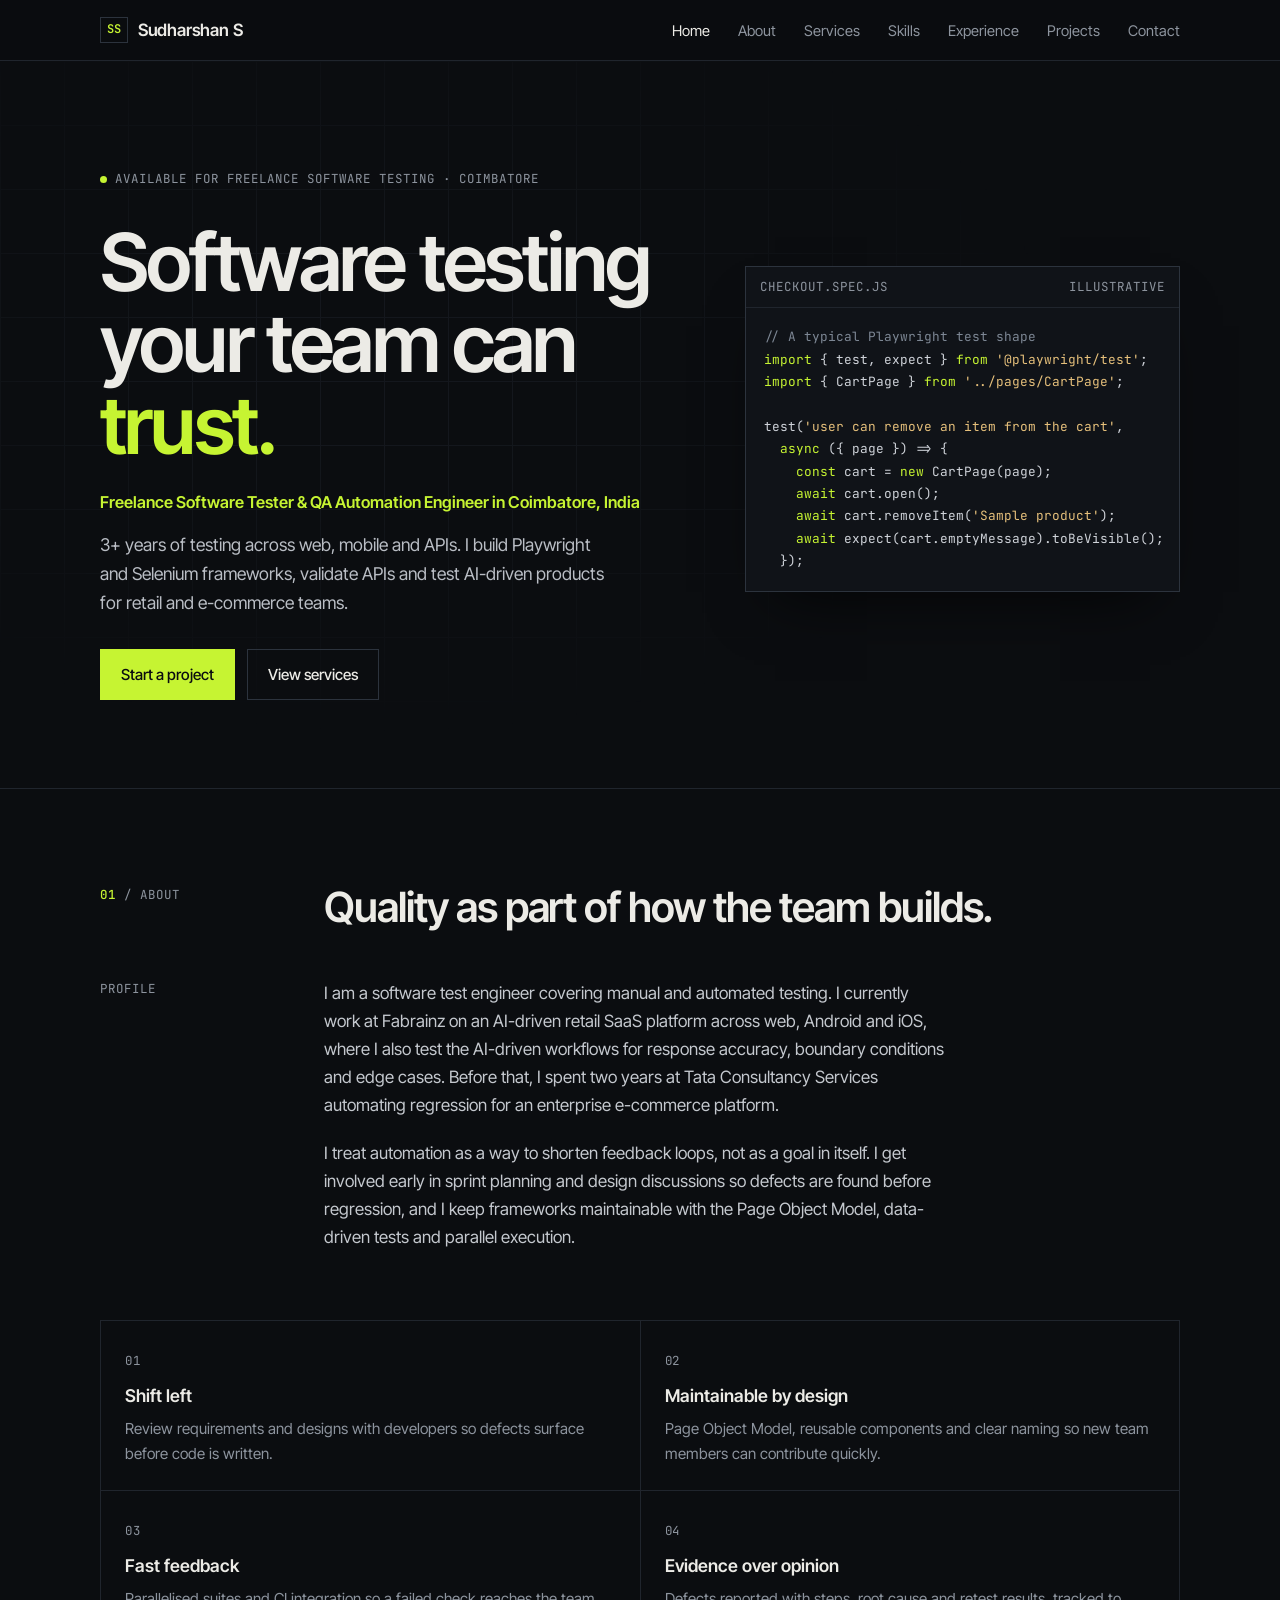
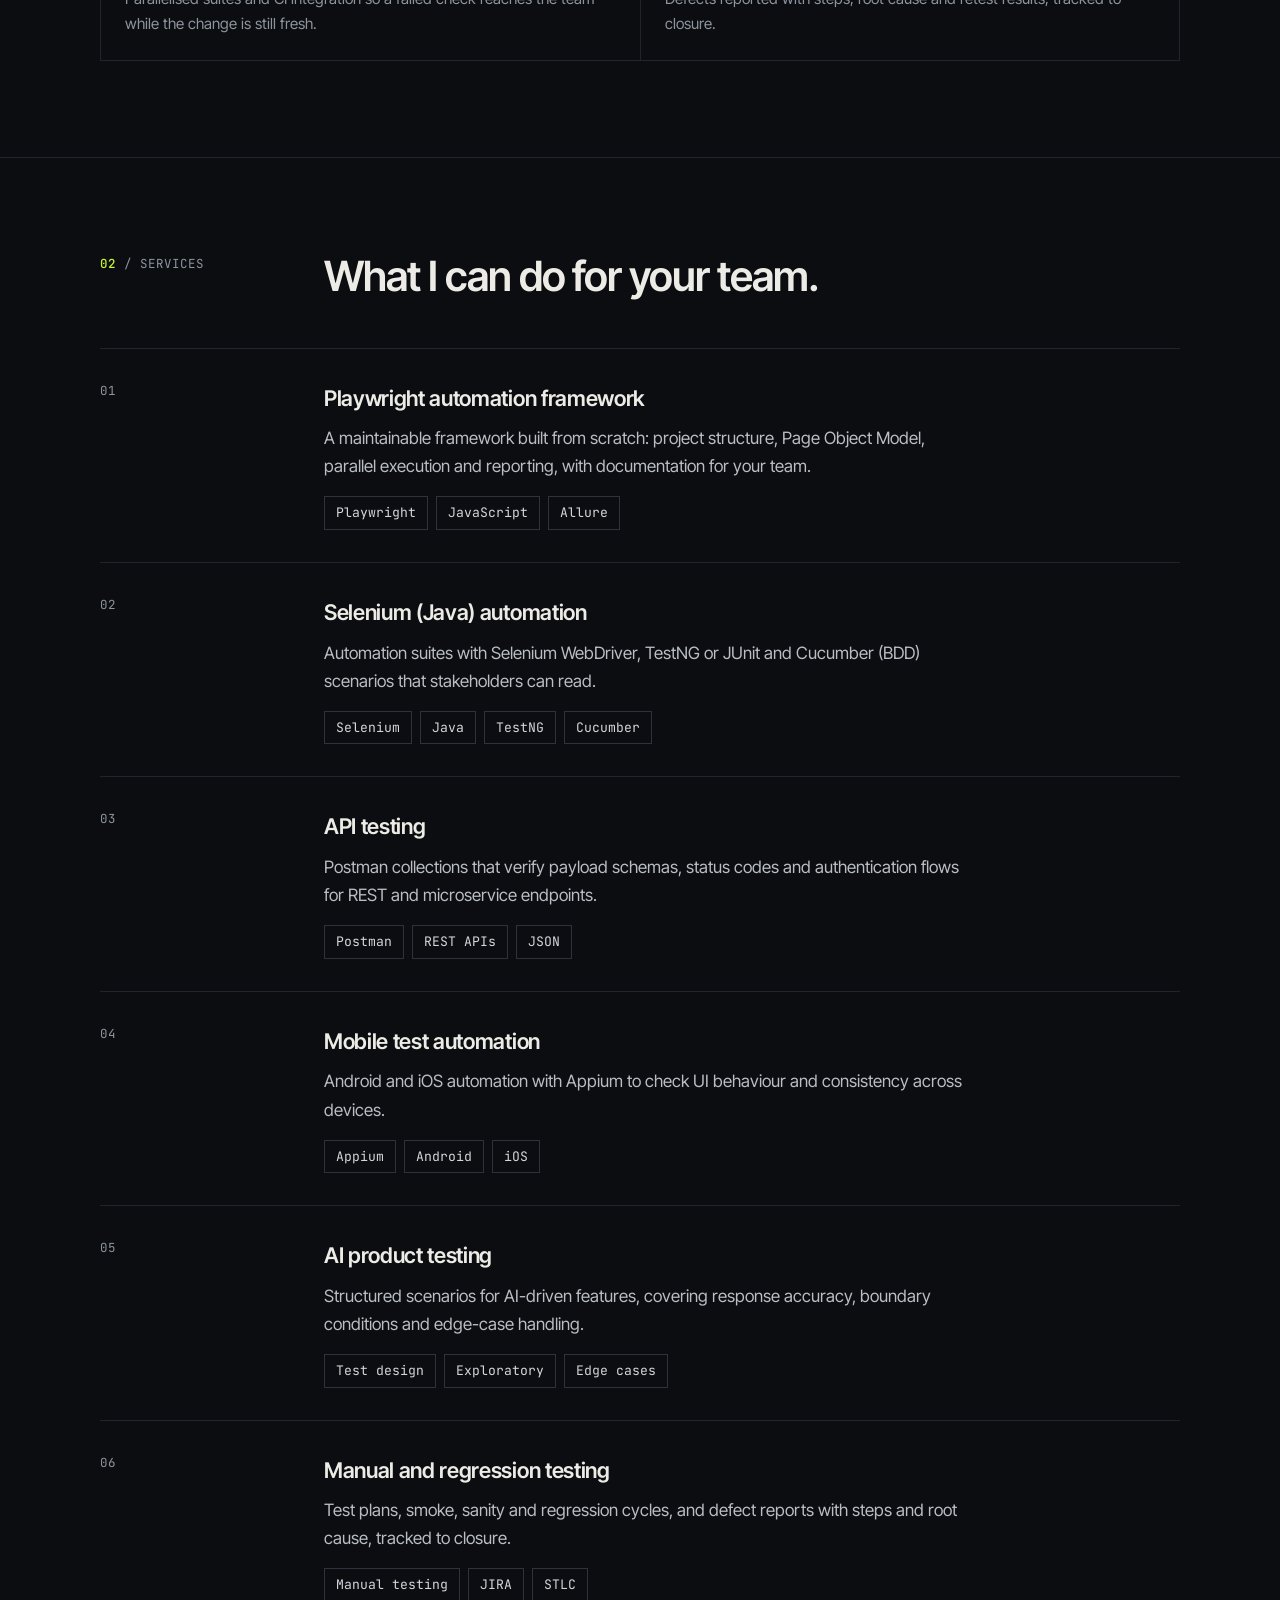
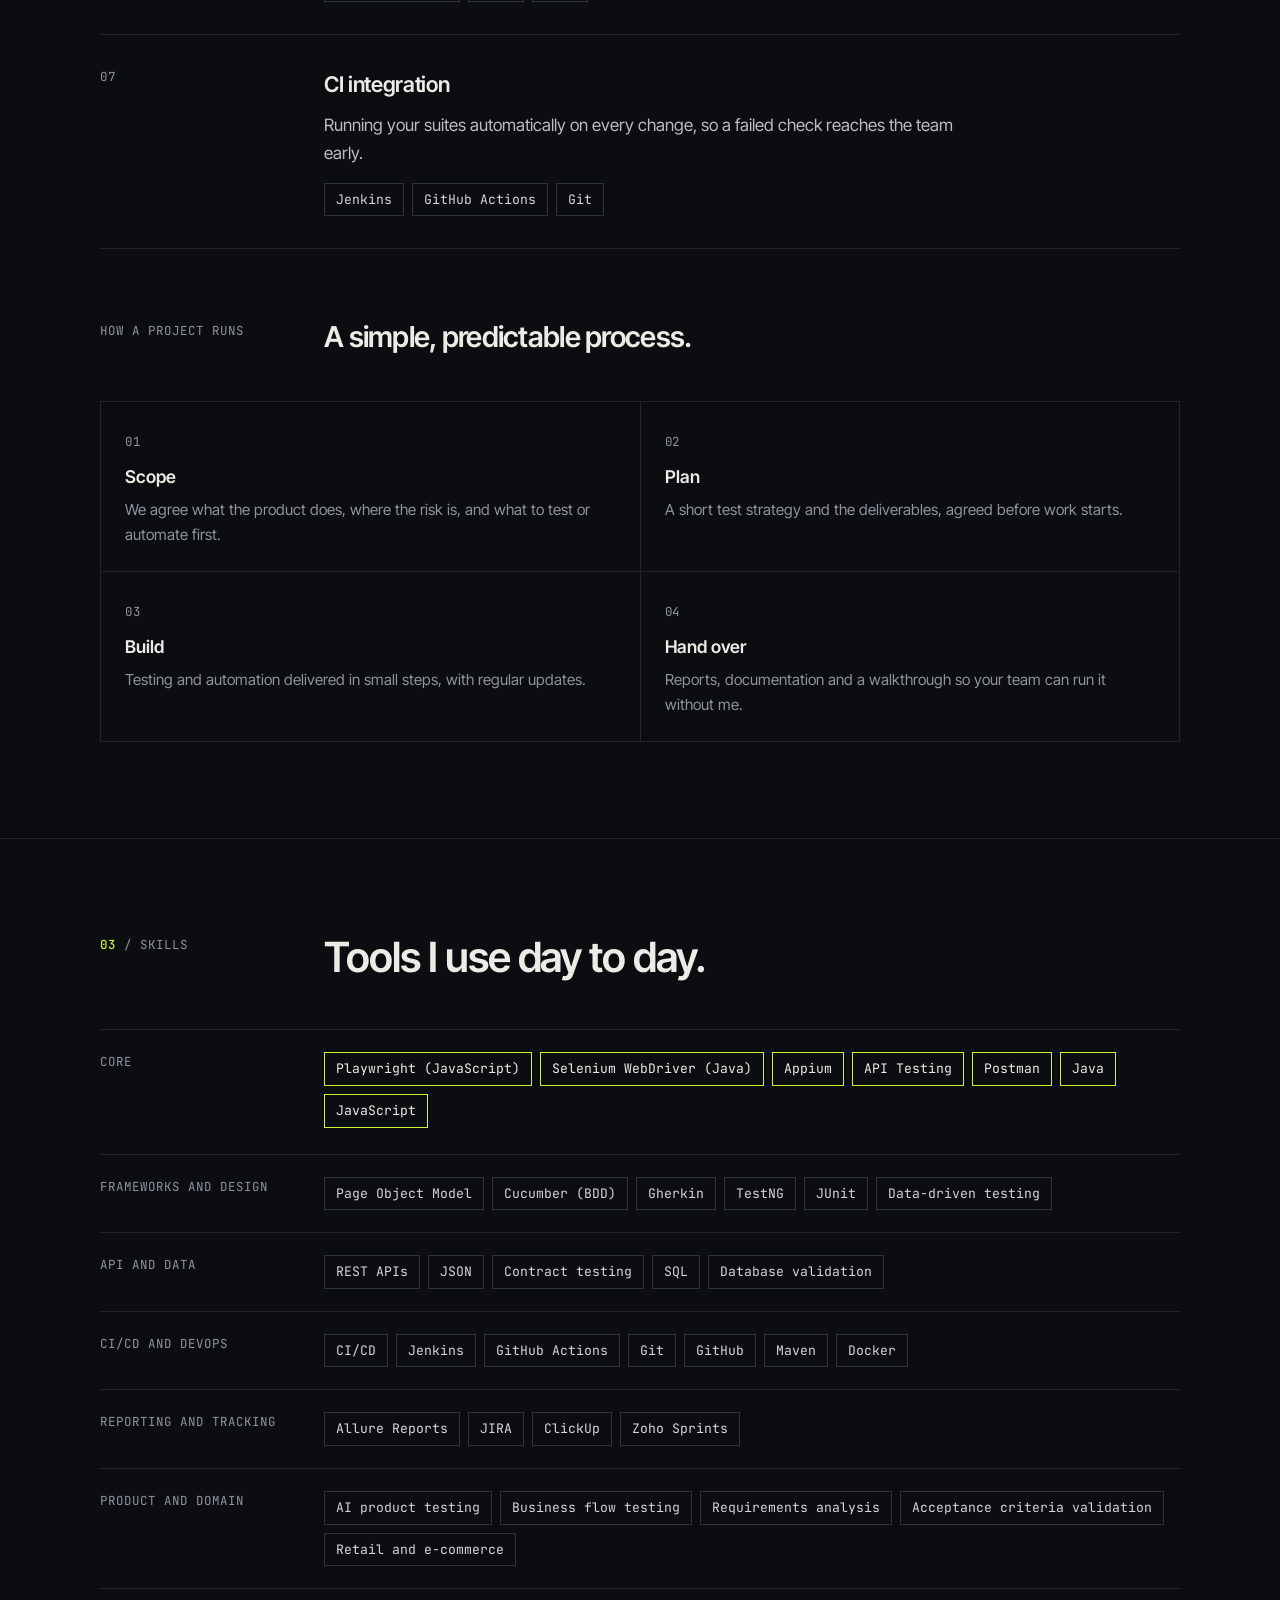
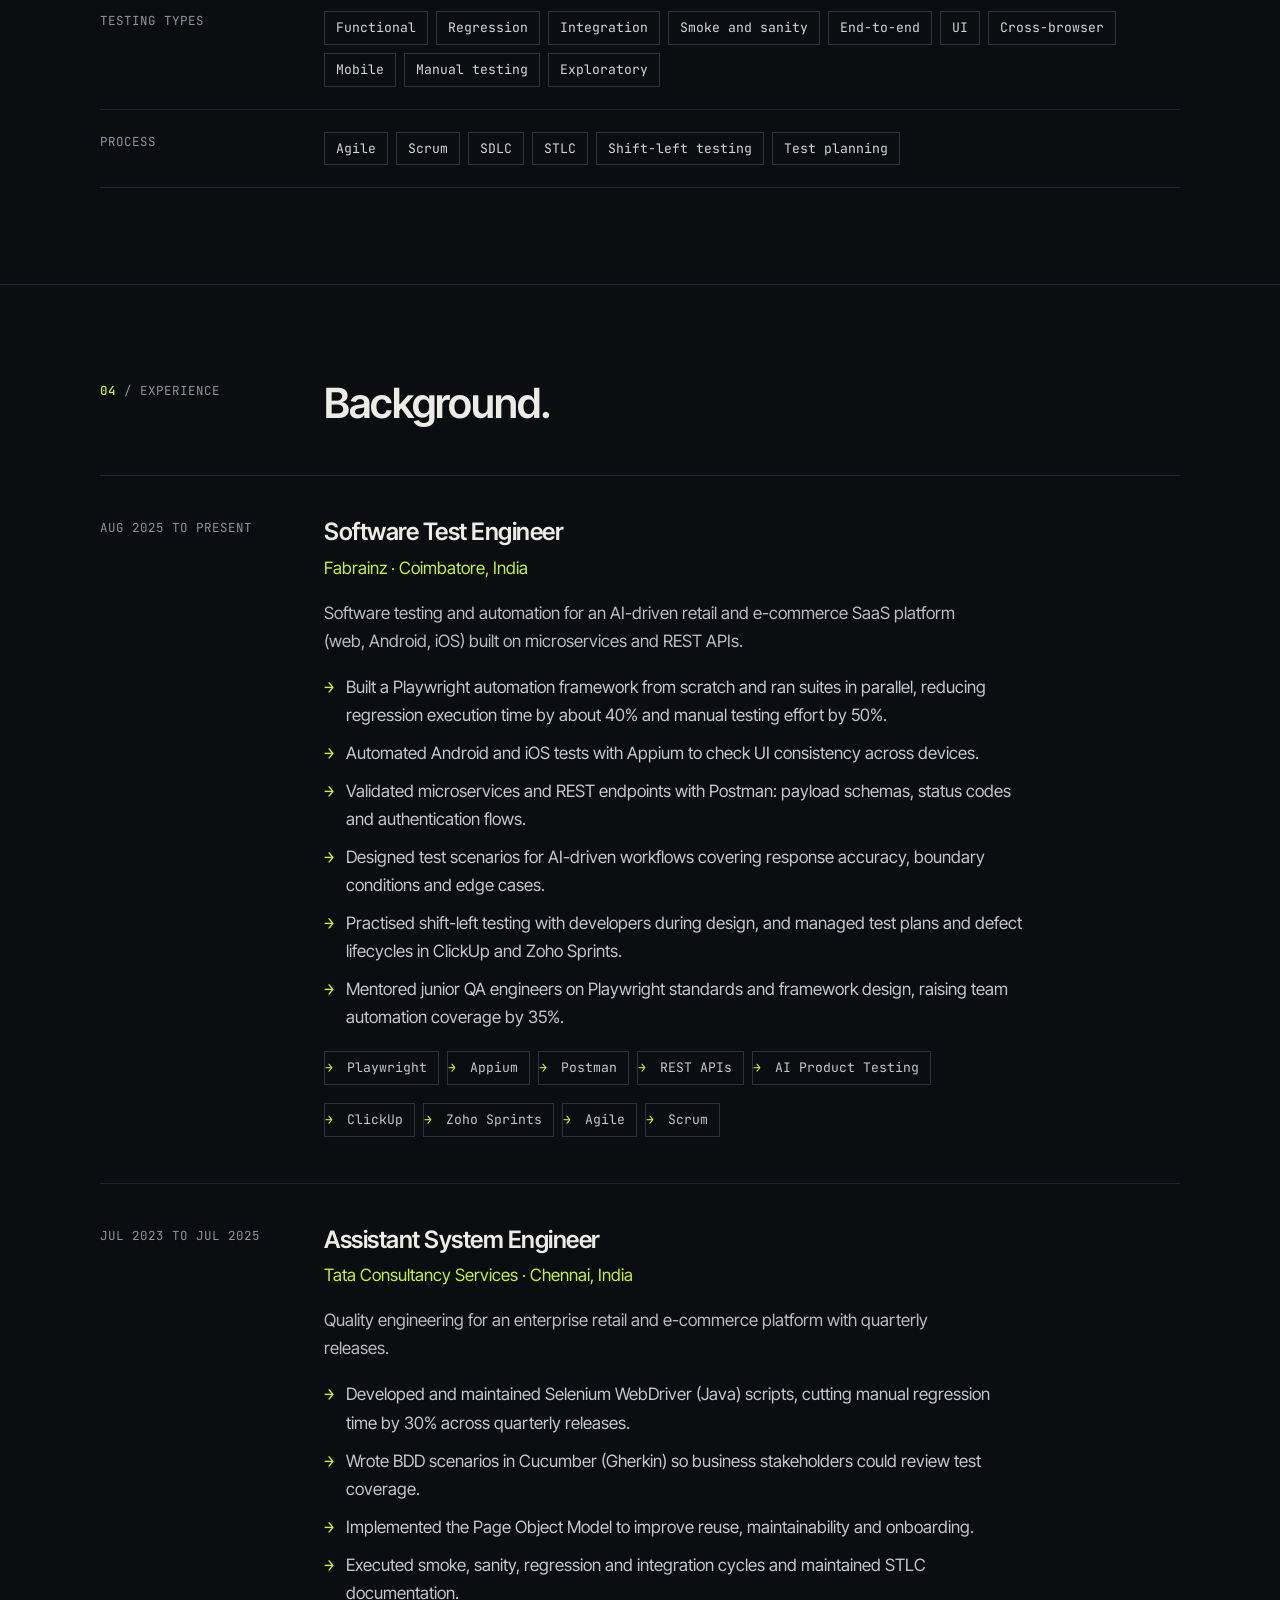
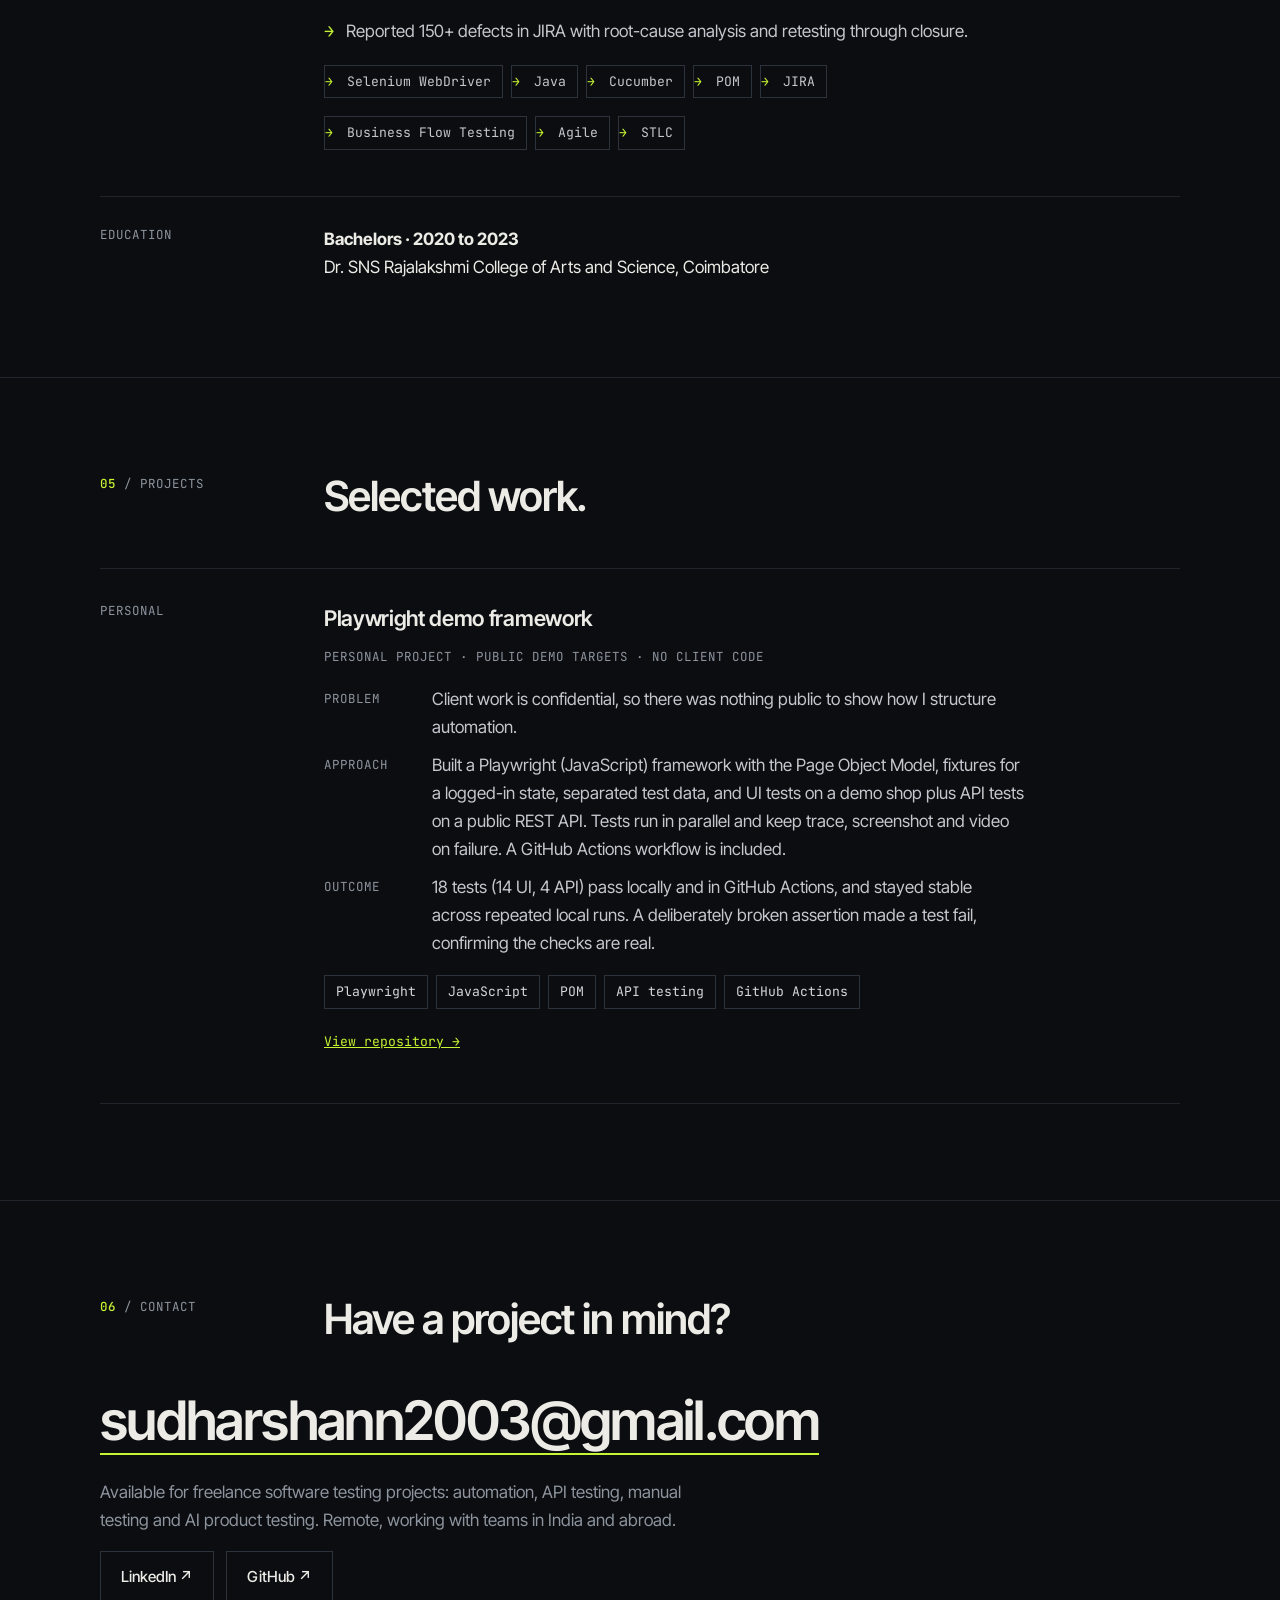
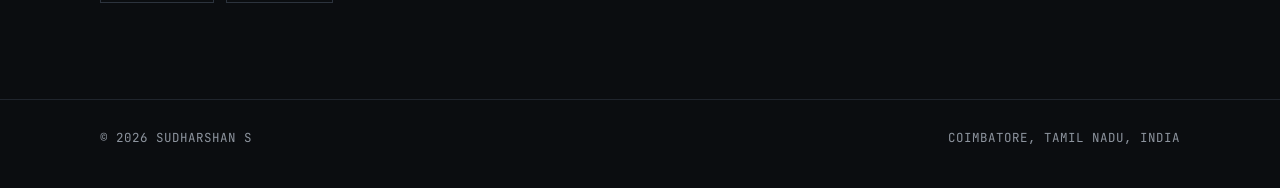
<file: index.html>
<!doctype html>
<html lang="en">
<head>
<meta charset="utf-8">
<meta name="viewport" content="width=device-width, initial-scale=1">
<title>Sudharshan S | Software Testing &amp; QA Automation (Freelance)</title>
<meta name="description" content="Freelance software tester and QA automation engineer in Coimbatore, India. Playwright, Selenium, Appium, API and AI product testing for web and mobile teams.">
<meta name="author" content="Sudharshan S">
<meta name="robots" content="index, follow, max-image-preview:large">
<meta name="theme-color" content="#0b0d10">
<meta property="og:type" content="website">
<meta property="og:site_name" content="Sudharshan S">
<meta property="og:locale" content="en_IN">
<meta property="og:title" content="Sudharshan S | Software Testing &amp; QA Automation (Freelance)">
<meta property="og:description" content="Freelance software tester and QA automation engineer in Coimbatore, India. Playwright, Selenium, Appium, API and AI product testing for web and mobile teams.">
<meta name="twitter:card" content="summary_large_image">
<meta name="twitter:title" content="Sudharshan S | Software Testing &amp; QA Automation (Freelance)">
<meta name="twitter:description" content="Freelance software tester and QA automation engineer in Coimbatore, India. Playwright, Selenium, Appium, API and AI product testing for web and mobile teams.">
<meta property="og:url" content="https://sudharshan29.github.io/">
<meta property="og:image" content="https://sudharshan29.github.io/og-image.png">
<meta property="og:image:width" content="1200">
<meta property="og:image:height" content="630">
<meta property="og:image:alt" content="Sudharshan S - Freelance Software Tester &amp; QA Automation Engineer in Coimbatore, India">
<link rel="canonical" href="https://sudharshan29.github.io/">
<link rel="icon" href="data:image/svg+xml,%3Csvg xmlns='http://www.w3.org/2000/svg' viewBox='0 0 64 64'%3E%3Crect width='64' height='64' fill='%230b0d10'/%3E%3Ctext x='32' y='42' font-family='monospace' font-size='28' font-weight='700' text-anchor='middle' fill='%23c6f432'%3ESS%3C/text%3E%3C/svg%3E">
<link rel="preconnect" href="https://fonts.googleapis.com">
<link rel="preconnect" href="https://fonts.gstatic.com" crossorigin>
<link rel="stylesheet" href="https://fonts.googleapis.com/css2?family=Inter+Tight:wght@400;500;600&family=JetBrains+Mono:wght@400;500&display=swap" media="print" onload="this.media='all'">
<noscript><link rel="stylesheet" href="https://fonts.googleapis.com/css2?family=Inter+Tight:wght@400;500;600&family=JetBrains+Mono:wght@400;500&display=swap"></noscript>
<link rel="stylesheet" href="styles.css">
<script type="application/ld+json">{"@context":"https://schema.org","@graph":[{"@type":"WebSite","@id":"https://sudharshan29.github.io/#website","url":"https://sudharshan29.github.io/","name":"Sudharshan S | Freelance Software Testing","inLanguage":"en"},{"@type":"Person","@id":"https://sudharshan29.github.io/#person","name":"Sudharshan S","url":"https://sudharshan29.github.io/","jobTitle":"Software Tester and QA Automation Engineer","email":"sudharshann2003@gmail.com","address":{"@type":"PostalAddress","addressLocality":"Coimbatore","addressRegion":"Tamil Nadu","addressCountry":"IN"},"sameAs":["https://www.linkedin.com/in/sudharshan-s-475564202","https://github.com/sudharshan29"],"knowsAbout":["Playwright (JavaScript)","Selenium WebDriver (Java)","Appium","API Testing","Postman","Java","JavaScript","Manual testing","Regression testing","AI product testing"],"image":"https://sudharshan29.github.io/og-image.png"},{"@type":"ProfessionalService","@id":"https://sudharshan29.github.io/#service","name":"Sudharshan S - Freelance Software Testing","url":"https://sudharshan29.github.io/","provider":{"@id":"https://sudharshan29.github.io/#person"},"areaServed":["India","Worldwide (remote)"],"description":"Freelance software tester and QA automation engineer in Coimbatore, India. Playwright, Selenium, Appium, API and AI product testing for web and mobile teams.","hasOfferCatalog":{"@type":"OfferCatalog","name":"Software testing services","itemListElement":[{"@type":"Offer","itemOffered":{"@type":"Service","name":"Playwright automation framework","description":"A maintainable framework built from scratch: project structure, Page Object Model, parallel execution and reporting, with documentation for your team."}},{"@type":"Offer","itemOffered":{"@type":"Service","name":"Selenium (Java) automation","description":"Automation suites with Selenium WebDriver, TestNG or JUnit and Cucumber (BDD) scenarios that stakeholders can read."}},{"@type":"Offer","itemOffered":{"@type":"Service","name":"API testing","description":"Postman collections that verify payload schemas, status codes and authentication flows for REST and microservice endpoints."}},{"@type":"Offer","itemOffered":{"@type":"Service","name":"Mobile test automation","description":"Android and iOS automation with Appium to check UI behaviour and consistency across devices."}},{"@type":"Offer","itemOffered":{"@type":"Service","name":"AI product testing","description":"Structured scenarios for AI-driven features, covering response accuracy, boundary conditions and edge-case handling."}},{"@type":"Offer","itemOffered":{"@type":"Service","name":"Manual and regression testing","description":"Test plans, smoke, sanity and regression cycles, and defect reports with steps and root cause, tracked to closure."}},{"@type":"Offer","itemOffered":{"@type":"Service","name":"CI integration","description":"Running your suites automatically on every change, so a failed check reaches the team early."}}]}}]}</script>
<script>document.documentElement.className += ' js';</script>
</head>
<body>

<header class="nav">
  <div class="wrap">
    <a href="#home" class="brand"><i>SS</i><span>Sudharshan S</span></a>
    <button class="menu-btn" id="menu-btn" aria-expanded="false" aria-controls="menu">MENU</button>
    <nav aria-label="Primary">
      <ul id="menu">
        <li><a href="#home">Home</a></li>
        <li><a href="#about">About</a></li>
        <li><a href="#services">Services</a></li>
        <li><a href="#skills">Skills</a></li>
        <li><a href="#experience">Experience</a></li>
        <li><a href="#projects">Projects</a></li>
        <li><a href="#contact">Contact</a></li>
      </ul>
    </nav>
  </div>
</header>

<main>
  <section class="hero" id="home">
    <div class="wrap">
      <div>
        <p class="mono status">Available for freelance software testing · Coimbatore</p>
        <h1>Software testing your team can <em>trust.</em></h1>
        <p class="role">Freelance Software Tester &amp; QA Automation Engineer in Coimbatore, India</p>
        <p class="lead">3+ years of testing across web, mobile and APIs. I build Playwright and Selenium frameworks, validate APIs and test AI-driven products for retail and e-commerce teams.</p>
        <div class="actions">
          <a class="btn primary" href="mailto:sudharshann2003@gmail.com?subject=Project%20enquiry">Start a project</a>
          <a class="btn" href="#services">View services</a>
        </div>
      </div>
      <div class="term" aria-hidden="true">
        <div class="term-bar"><span class="mono">checkout.spec.js</span><span class="mono">illustrative</span></div>
<pre><span class="t-c">// A typical Playwright test shape</span>
<span class="t-k">import</span> { test, expect } <span class="t-k">from</span> <span class="t-s">'@playwright/test'</span>;
<span class="t-k">import</span> { CartPage } <span class="t-k">from</span> <span class="t-s">'../pages/CartPage'</span>;

test(<span class="t-s">'user can remove an item from the cart'</span>,
  <span class="t-k">async</span> ({ page }) =&gt; {
    <span class="t-k">const</span> cart = <span class="t-k">new</span> CartPage(page);
    <span class="t-k">await</span> cart.open();
    <span class="t-k">await</span> cart.removeItem(<span class="t-s">'Sample product'</span>);
    <span class="t-k">await</span> expect(cart.emptyMessage).toBeVisible();
  });</pre>
      </div>
    </div>
  </section>
  <section id="about" aria-labelledby="about-title">
    <div class="wrap">
      <div class="sec-head reveal"><span class="mono"><b>01</b> / About</span><h2 id="about-title">Quality as part of how the team builds.</h2></div>
      <div class="about-grid reveal"><span class="mono">Profile</span><div class="copy"><p>I am a software test engineer covering manual and automated testing. I currently work at Fabrainz on an AI-driven retail SaaS platform across web, Android and iOS, where I also test the AI-driven workflows for response accuracy, boundary conditions and edge cases. Before that, I spent two years at Tata Consultancy Services automating regression for an enterprise e-commerce platform.</p><p>I treat automation as a way to shorten feedback loops, not as a goal in itself. I get involved early in sprint planning and design discussions so defects are found before regression, and I keep frameworks maintainable with the Page Object Model, data-driven tests and parallel execution.</p></div></div>
      <div class="approach reveal"><div><span class="mono">01</span><h3>Shift left</h3><p>Review requirements and designs with developers so defects surface before code is written.</p></div><div><span class="mono">02</span><h3>Maintainable by design</h3><p>Page Object Model, reusable components and clear naming so new team members can contribute quickly.</p></div><div><span class="mono">03</span><h3>Fast feedback</h3><p>Parallelised suites and CI integration so a failed check reaches the team while the change is still fresh.</p></div><div><span class="mono">04</span><h3>Evidence over opinion</h3><p>Defects reported with steps, root cause and retest results, tracked to closure.</p></div></div>
    </div>
  </section>
  <section id="services" aria-labelledby="services-title">
    <div class="wrap">
      <div class="sec-head reveal"><span class="mono"><b>02</b> / Services</span><h2 id="services-title">What I can do for your team.</h2></div>
      <div class="proj-list">
        <div class="proj reveal"><span class="mono">01</span><div><h3>Playwright automation framework</h3><p class="svc-text">A maintainable framework built from scratch: project structure, Page Object Model, parallel execution and reporting, with documentation for your team.</p><ul class="chips"><li class="chip">Playwright</li><li class="chip">JavaScript</li><li class="chip">Allure</li></ul></div></div>
        <div class="proj reveal"><span class="mono">02</span><div><h3>Selenium (Java) automation</h3><p class="svc-text">Automation suites with Selenium WebDriver, TestNG or JUnit and Cucumber (BDD) scenarios that stakeholders can read.</p><ul class="chips"><li class="chip">Selenium</li><li class="chip">Java</li><li class="chip">TestNG</li><li class="chip">Cucumber</li></ul></div></div>
        <div class="proj reveal"><span class="mono">03</span><div><h3>API testing</h3><p class="svc-text">Postman collections that verify payload schemas, status codes and authentication flows for REST and microservice endpoints.</p><ul class="chips"><li class="chip">Postman</li><li class="chip">REST APIs</li><li class="chip">JSON</li></ul></div></div>
        <div class="proj reveal"><span class="mono">04</span><div><h3>Mobile test automation</h3><p class="svc-text">Android and iOS automation with Appium to check UI behaviour and consistency across devices.</p><ul class="chips"><li class="chip">Appium</li><li class="chip">Android</li><li class="chip">iOS</li></ul></div></div>
        <div class="proj reveal"><span class="mono">05</span><div><h3>AI product testing</h3><p class="svc-text">Structured scenarios for AI-driven features, covering response accuracy, boundary conditions and edge-case handling.</p><ul class="chips"><li class="chip">Test design</li><li class="chip">Exploratory</li><li class="chip">Edge cases</li></ul></div></div>
        <div class="proj reveal"><span class="mono">06</span><div><h3>Manual and regression testing</h3><p class="svc-text">Test plans, smoke, sanity and regression cycles, and defect reports with steps and root cause, tracked to closure.</p><ul class="chips"><li class="chip">Manual testing</li><li class="chip">JIRA</li><li class="chip">STLC</li></ul></div></div>
        <div class="proj reveal"><span class="mono">07</span><div><h3>CI integration</h3><p class="svc-text">Running your suites automatically on every change, so a failed check reaches the team early.</p><ul class="chips"><li class="chip">Jenkins</li><li class="chip">GitHub Actions</li><li class="chip">Git</li></ul></div></div>
      </div>
      <div class="sec-head reveal" style="margin-top:72px"><span class="mono">How a project runs</span><h2 id="process-title" style="font-size:clamp(1.3rem,3vw,1.8rem)">A simple, predictable process.</h2></div>
      <div class="approach reveal"><div><span class="mono">01</span><h3>Scope</h3><p>We agree what the product does, where the risk is, and what to test or automate first.</p></div><div><span class="mono">02</span><h3>Plan</h3><p>A short test strategy and the deliverables, agreed before work starts.</p></div><div><span class="mono">03</span><h3>Build</h3><p>Testing and automation delivered in small steps, with regular updates.</p></div><div><span class="mono">04</span><h3>Hand over</h3><p>Reports, documentation and a walkthrough so your team can run it without me.</p></div></div>
    </div>
  </section>
  <section id="skills" aria-labelledby="skills-title">
    <div class="wrap">
      <div class="sec-head reveal"><span class="mono"><b>03</b> / Skills</span><h2 id="skills-title">Tools I use day to day.</h2></div>
      <div class="reveal">
        <div class="skill-row core"><span class="mono">Core</span><ul class="chips"><li class="chip strong">Playwright (JavaScript)</li><li class="chip strong">Selenium WebDriver (Java)</li><li class="chip strong">Appium</li><li class="chip strong">API Testing</li><li class="chip strong">Postman</li><li class="chip strong">Java</li><li class="chip strong">JavaScript</li></ul></div>
        <div class="skill-row"><span class="mono">Frameworks and design</span><ul class="chips"><li class="chip">Page Object Model</li><li class="chip">Cucumber (BDD)</li><li class="chip">Gherkin</li><li class="chip">TestNG</li><li class="chip">JUnit</li><li class="chip">Data-driven testing</li></ul></div>
        <div class="skill-row"><span class="mono">API and data</span><ul class="chips"><li class="chip">REST APIs</li><li class="chip">JSON</li><li class="chip">Contract testing</li><li class="chip">SQL</li><li class="chip">Database validation</li></ul></div>
        <div class="skill-row"><span class="mono">CI/CD and DevOps</span><ul class="chips"><li class="chip">CI/CD</li><li class="chip">Jenkins</li><li class="chip">GitHub Actions</li><li class="chip">Git</li><li class="chip">GitHub</li><li class="chip">Maven</li><li class="chip">Docker</li></ul></div>
        <div class="skill-row"><span class="mono">Reporting and tracking</span><ul class="chips"><li class="chip">Allure Reports</li><li class="chip">JIRA</li><li class="chip">ClickUp</li><li class="chip">Zoho Sprints</li></ul></div>
        <div class="skill-row"><span class="mono">Product and domain</span><ul class="chips"><li class="chip">AI product testing</li><li class="chip">Business flow testing</li><li class="chip">Requirements analysis</li><li class="chip">Acceptance criteria validation</li><li class="chip">Retail and e-commerce</li></ul></div>
        <div class="skill-row"><span class="mono">Testing types</span><ul class="chips"><li class="chip">Functional</li><li class="chip">Regression</li><li class="chip">Integration</li><li class="chip">Smoke and sanity</li><li class="chip">End-to-end</li><li class="chip">UI</li><li class="chip">Cross-browser</li><li class="chip">Mobile</li><li class="chip">Manual testing</li><li class="chip">Exploratory</li></ul></div>
        <div class="skill-row"><span class="mono">Process</span><ul class="chips"><li class="chip">Agile</li><li class="chip">Scrum</li><li class="chip">SDLC</li><li class="chip">STLC</li><li class="chip">Shift-left testing</li><li class="chip">Test planning</li></ul></div>
      </div>
    </div>
  </section>
  <section id="experience" aria-labelledby="experience-title">
    <div class="wrap">
      <div class="sec-head reveal"><span class="mono"><b>04</b> / Experience</span><h2 id="experience-title">Background.</h2></div>
      
      <article class="job reveal">
        <div><span class="mono">Aug 2025 to Present</span></div>
        <div>
          <h3>Software Test Engineer</h3>
          <div class="co">Fabrainz · Coimbatore, India</div>
          <p class="sum">Software testing and automation for an AI-driven retail and e-commerce SaaS platform (web, Android, iOS) built on microservices and REST APIs.</p>
          <ul><li>Built a Playwright automation framework from scratch and ran suites in parallel, reducing regression execution time by about 40% and manual testing effort by 50%.</li><li>Automated Android and iOS tests with Appium to check UI consistency across devices.</li><li>Validated microservices and REST endpoints with Postman: payload schemas, status codes and authentication flows.</li><li>Designed test scenarios for AI-driven workflows covering response accuracy, boundary conditions and edge cases.</li><li>Practised shift-left testing with developers during design, and managed test plans and defect lifecycles in ClickUp and Zoho Sprints.</li><li>Mentored junior QA engineers on Playwright standards and framework design, raising team automation coverage by 35%.</li></ul>
          <ul class="chips"><li class="chip">Playwright</li><li class="chip">Appium</li><li class="chip">Postman</li><li class="chip">REST APIs</li><li class="chip">AI Product Testing</li><li class="chip">ClickUp</li><li class="chip">Zoho Sprints</li><li class="chip">Agile</li><li class="chip">Scrum</li></ul>
        </div>
      </article>
      <article class="job reveal">
        <div><span class="mono">Jul 2023 to Jul 2025</span></div>
        <div>
          <h3>Assistant System Engineer</h3>
          <div class="co">Tata Consultancy Services · Chennai, India</div>
          <p class="sum">Quality engineering for an enterprise retail and e-commerce platform with quarterly releases.</p>
          <ul><li>Developed and maintained Selenium WebDriver (Java) scripts, cutting manual regression time by 30% across quarterly releases.</li><li>Wrote BDD scenarios in Cucumber (Gherkin) so business stakeholders could review test coverage.</li><li>Implemented the Page Object Model to improve reuse, maintainability and onboarding.</li><li>Executed smoke, sanity, regression and integration cycles and maintained STLC documentation.</li><li>Reported 150+ defects in JIRA with root-cause analysis and retesting through closure.</li></ul>
          <ul class="chips"><li class="chip">Selenium WebDriver</li><li class="chip">Java</li><li class="chip">Cucumber</li><li class="chip">POM</li><li class="chip">JIRA</li><li class="chip">Business Flow Testing</li><li class="chip">Agile</li><li class="chip">STLC</li></ul>
        </div>
      </article>
      <div class="edu reveal"><span class="mono">Education</span><div><strong>Bachelors · 2020 to 2023</strong><div>Dr. SNS Rajalakshmi College of Arts and Science, Coimbatore</div></div></div>
    </div>
  </section>
  <section id="projects" aria-labelledby="projects-title">
    <div class="wrap">
      <div class="sec-head reveal"><span class="mono"><b>05</b> / Projects</span><h2 id="projects-title">Selected work.</h2></div>
      <div class="proj-list">
        <article class="proj reveal">
          <span class="mono">Personal</span>
          <div>
            <h3>Playwright demo framework</h3>
            <span class="mono">Personal project · Public demo targets · No client code</span>
            <dl class="case">
              <dt class="mono">Problem</dt><dd>Client work is confidential, so there was nothing public to show how I structure automation.</dd>
              <dt class="mono">Approach</dt><dd>Built a Playwright (JavaScript) framework with the Page Object Model, fixtures for a logged-in state, separated test data, and UI tests on a demo shop plus API tests on a public REST API. Tests run in parallel and keep trace, screenshot and video on failure. A GitHub Actions workflow is included.</dd>
              <dt class="mono">Outcome</dt><dd>18 tests (14 UI, 4 API) pass locally and in GitHub Actions, and stayed stable across repeated local runs. A deliberately broken assertion made a test fail, confirming the checks are real.</dd>
            </dl>
            <ul class="chips"><li class="chip">Playwright</li><li class="chip">JavaScript</li><li class="chip">POM</li><li class="chip">API testing</li><li class="chip">GitHub Actions</li></ul>
            <p><a class="go" href="https://github.com/sudharshan29/playwright-demo-framework" rel="noopener">View repository →</a></p>
          </div>
        </article>
      </div>
    </div>
  </section>
  <section id="contact" aria-labelledby="contact-title">
    <div class="wrap">
      <div class="sec-head reveal"><span class="mono"><b>06</b> / Contact</span><h2 id="contact-title">Have a project in mind?</h2></div>
      <p class="contact-big reveal"><a href="mailto:sudharshann2003@gmail.com">sudharshann2003@gmail.com</a></p>
      
      <p class="reveal" style="color:var(--muted);max-width:60ch">Available for freelance software testing projects: automation, API testing, manual testing and AI product testing. Remote, working with teams in India and abroad.</p>
      <div class="actions reveal">
        <a class="btn" href="https://www.linkedin.com/in/sudharshan-s-475564202" rel="noopener me" target="_blank">LinkedIn ↗</a>
        <a class="btn" href="https://github.com/sudharshan29" rel="noopener me" target="_blank">GitHub ↗</a>
        
      </div>
    </div>
  </section>
</main>

<footer>
  <div class="wrap">
    <span class="mono">© 2026 Sudharshan S</span>
    <span class="mono">Coimbatore, Tamil Nadu, India</span>
  </div>
</footer>

<script src="script.js" defer></script>
</body>
</html>
</file>
<file: styles.css>
:root {
  --bg: #0b0d10;
  --bg-2: #101318;
  --text: #ecebe6;
  --muted: #8d949e;
  --line: #20252d;
  --line-2: #2c333d;
  --accent: #c6f432;
  --sans: "Inter Tight", "Inter", system-ui, -apple-system, "Segoe UI", sans-serif;
  --mono: "JetBrains Mono", ui-monospace, "SF Mono", Menlo, Consolas, monospace;
  --max: 1120px;
}
* { box-sizing: border-box; }
html { scroll-behavior: smooth; scroll-padding-top: 72px; }
body {
  margin: 0; background: var(--bg); color: var(--text);
  font: 400 17px/1.65 var(--sans); -webkit-font-smoothing: antialiased;
}
a { color: inherit; }
::selection { background: var(--accent); color: #0b0d10; }
:focus-visible { outline: 2px solid var(--accent); outline-offset: 3px; }
.wrap { max-width: var(--max); margin: 0 auto; padding: 0 20px; }
.mono { font-family: var(--mono); font-size: .78rem; letter-spacing: .08em; text-transform: uppercase; color: var(--muted); }
.mono b { color: var(--accent); font-weight: 500; }

/* nav */
.nav { position: sticky; top: 0; z-index: 20; background: rgba(11,13,16,.85); backdrop-filter: blur(12px); border-bottom: 1px solid var(--line); }
.nav .wrap { display: flex; align-items: center; justify-content: space-between; height: 60px; }
.brand { text-decoration: none; font-weight: 600; letter-spacing: -.01em; display: flex; align-items: center; gap: 10px; }
.brand i { font-style: normal; font-family: var(--mono); font-size: .75rem; border: 1px solid var(--line-2); padding: 2px 6px; color: var(--accent); }
.nav ul { display: flex; gap: 28px; list-style: none; margin: 0; padding: 0; }
.nav ul a { text-decoration: none; color: var(--muted); font-size: .92rem; transition: color .2s; }
.nav ul a:hover, .nav ul a.active { color: var(--text); }
.menu-btn { display: none; background: none; border: 1px solid var(--line-2); color: var(--text); font: inherit; font-family: var(--mono); font-size: .75rem; padding: 6px 10px; cursor: pointer; }

/* hero */
.hero { position: relative; padding: 96px 0 88px; border-bottom: 1px solid var(--line); overflow: hidden; }
.hero::before {
  content: ""; position: absolute; inset: 0; pointer-events: none;
  background-image: linear-gradient(var(--line) 1px, transparent 1px), linear-gradient(90deg, var(--line) 1px, transparent 1px);
  background-size: 64px 64px; opacity: .45;
  mask-image: radial-gradient(ellipse 70% 70% at 30% 40%, #000 20%, transparent 75%);
  -webkit-mask-image: radial-gradient(ellipse 70% 70% at 30% 40%, #000 20%, transparent 75%);
}
.hero .wrap > * { min-width: 0; }
.hero .wrap { position: relative; display: grid; grid-template-columns: minmax(0,1.15fr) minmax(0,.85fr); gap: 56px; align-items: center; }
.hero h1 { font-size: clamp(2.6rem, 6.4vw, 5rem); line-height: 1.02; letter-spacing: -.035em; font-weight: 600; margin: 18px 0 24px; }
.hero h1 em { font-style: normal; color: var(--accent); }
.hero p.lead { color: #b9bdc4; max-width: 52ch; margin: 0 0 32px; font-size: 1.1rem; }
.actions { display: flex; gap: 12px; flex-wrap: wrap; }
.btn { display: inline-flex; align-items: center; gap: 8px; padding: 12px 20px; font-size: .95rem; font-weight: 500; text-decoration: none; border: 1px solid var(--line-2); transition: border-color .2s, background .2s, transform .2s; }
.btn:hover { border-color: var(--text); }
.btn.primary { background: var(--accent); border-color: var(--accent); color: #0b0d10; }
.btn.primary:hover { transform: translateY(-1px); }
.status { display: inline-flex; align-items: center; gap: 8px; }
.status::before { content: ""; width: 7px; height: 7px; background: var(--accent); border-radius: 50%; animation: pulse 2.4s ease-in-out infinite; }
@keyframes pulse { 50% { opacity: .35; } }

.term { border: 1px solid var(--line-2); background: var(--bg-2); box-shadow: 0 30px 60px -30px rgba(0,0,0,.8); }
.term-bar { display: flex; justify-content: space-between; padding: 10px 14px; border-bottom: 1px solid var(--line); }
.term pre { margin: 0; padding: 18px; overflow-x: auto; font: 400 .8rem/1.75 var(--mono); color: #cfd3d9; }
.t-k { color: var(--accent); } .t-s { color: #e6c07b; } .t-c { color: #7d8794; }

/* sections */
section { padding: 96px 0; border-bottom: 1px solid var(--line); }
.sec-head { display: grid; grid-template-columns: 200px 1fr; gap: 24px; margin-bottom: 48px; }
.sec-head h2 { margin: 0; font-size: clamp(1.8rem, 4vw, 2.6rem); letter-spacing: -.025em; line-height: 1.1; font-weight: 600; }

.about-grid { display: grid; grid-template-columns: 200px 1fr; gap: 24px; }
.about-grid .copy { max-width: 62ch; color: #c4c8ce; }
.about-grid .copy p { margin: 0 0 20px; }
.approach { display: grid; grid-template-columns: repeat(2, 1fr); border-top: 1px solid var(--line); border-left: 1px solid var(--line); margin-top: 48px; }
.approach div { padding: 24px; border-right: 1px solid var(--line); border-bottom: 1px solid var(--line); }
.approach h3 { margin: 8px 0 6px; font-size: 1.1rem; font-weight: 600; }
.approach p { margin: 0; color: var(--muted); font-size: .95rem; }

.skill-row { display: grid; grid-template-columns: 200px 1fr; gap: 24px; padding: 22px 0; border-top: 1px solid var(--line); }
.skill-row:last-child { border-bottom: 1px solid var(--line); }
.chips { display: flex; flex-wrap: wrap; gap: 8px; }
.chip { font-family: var(--mono); font-size: .82rem; padding: 5px 11px; border: 1px solid var(--line-2); color: #d3d6db; transition: border-color .2s, color .2s; }
.chip:hover { border-color: var(--accent); color: var(--accent); }

.job { display: grid; grid-template-columns: 200px 1fr; gap: 24px; padding: 36px 0; border-top: 1px solid var(--line); }
.job h3 { margin: 0; font-size: 1.5rem; letter-spacing: -.02em; font-weight: 600; }
.job .co { color: var(--accent); margin: 2px 0 12px; }
.job .sum { color: #b9bdc4; max-width: 64ch; }
.job ul { padding: 0; list-style: none; margin: 18px 0 20px; max-width: 70ch; }
.job li { position: relative; padding-left: 22px; margin-bottom: 10px; color: #c4c8ce; }
.job li::before { content: "→"; position: absolute; left: 0; color: var(--accent); font-family: var(--mono); }
.edu { border-top: 1px solid var(--line); padding-top: 28px; display: grid; grid-template-columns: 200px 1fr; gap: 24px; }

.proj-list { border-top: 1px solid var(--line); }
.proj { display: grid; grid-template-columns: 200px 1fr; gap: 24px; padding: 32px 0; border-bottom: 1px solid var(--line); }
.proj h3 { margin: 0 0 4px; font-size: 1.35rem; letter-spacing: -.015em; font-weight: 600; }
.case { margin: 16px 0 18px; max-width: 70ch; display: grid; grid-template-columns: 90px minmax(0,1fr); gap: 10px 18px; }
.case dt { padding-top: 4px; }
.case dd { margin: 0; color: #c4c8ce; }
.chip.strong { border-color: var(--accent); color: var(--text); }
.skill-row.core { padding-bottom: 26px; }
.proj a.go { font-family: var(--mono); font-size: .82rem; color: var(--accent); }

.contact-big { font-size: clamp(1.15rem, 5.2vw, 3.4rem); letter-spacing: -.03em; line-height: 1.1; font-weight: 600; margin: 0 0 28px; word-break: break-word; }
.contact-big a { text-decoration: none; border-bottom: 2px solid var(--accent); }
.contact-big a:hover { color: var(--accent); }
footer { padding: 28px 0 40px; }
footer .wrap { display: flex; justify-content: space-between; flex-wrap: wrap; gap: 8px; }

/* reveal */
.js .reveal { opacity: 0; transform: translateY(14px); transition: opacity .6s ease, transform .6s ease; }
.js .reveal.in { opacity: 1; transform: none; }
@media (prefers-reduced-motion: reduce) {
  html { scroll-behavior: auto; }
  .js .reveal { opacity: 1; transform: none; transition: none; }
  .status::before { animation: none; }
}

/* tablet and mobile */
@media (max-width: 900px) {
  .hero .wrap { grid-template-columns: minmax(0,1fr); gap: 40px; }
  .sec-head, .about-grid, .skill-row, .job, .edu, .proj { grid-template-columns: minmax(0,1fr); gap: 10px; }
  .sec-head { margin-bottom: 32px; }
  section { padding: 64px 0; }
  .hero { padding: 64px 0; }
}
@media (max-width: 720px) {
  .js .menu-btn { display: block; }
  .js .nav ul { display: none; position: absolute; top: 60px; left: 0; right: 0; flex-direction: column; gap: 0; background: var(--bg); border-bottom: 1px solid var(--line); }
  .js .nav ul.open { display: flex; }
  .nav ul a { display: block; padding: 14px 20px; border-top: 1px solid var(--line); }
  .approach { grid-template-columns: minmax(0,1fr); }
  .case { grid-template-columns: minmax(0,1fr); gap: 2px; }
  .case dd { margin-bottom: 10px; }
}

.svc-text { margin: 8px 0 16px; color: #b9bdc4; max-width: 64ch; }

.eng-list { display: grid; gap: 6px; margin: 0 0 20px; max-width: 460px; }
.eng-list:empty { display: none; }
.eng { display: grid; grid-template-columns: 150px 1fr; gap: 12px; }

ul.chips { list-style: none; margin: 0; padding: 0; display: flex; flex-wrap: wrap; gap: 8px; }
.hero .role { color: var(--accent); font-weight: 600; margin: 0 0 14px; font-size: 1.02rem; }
nav ul { margin: 0; }
@media (max-width: 720px) { .nav ul { flex-wrap: wrap; gap: 12px 16px; } .js .nav ul { gap: 0; } }
</file>
